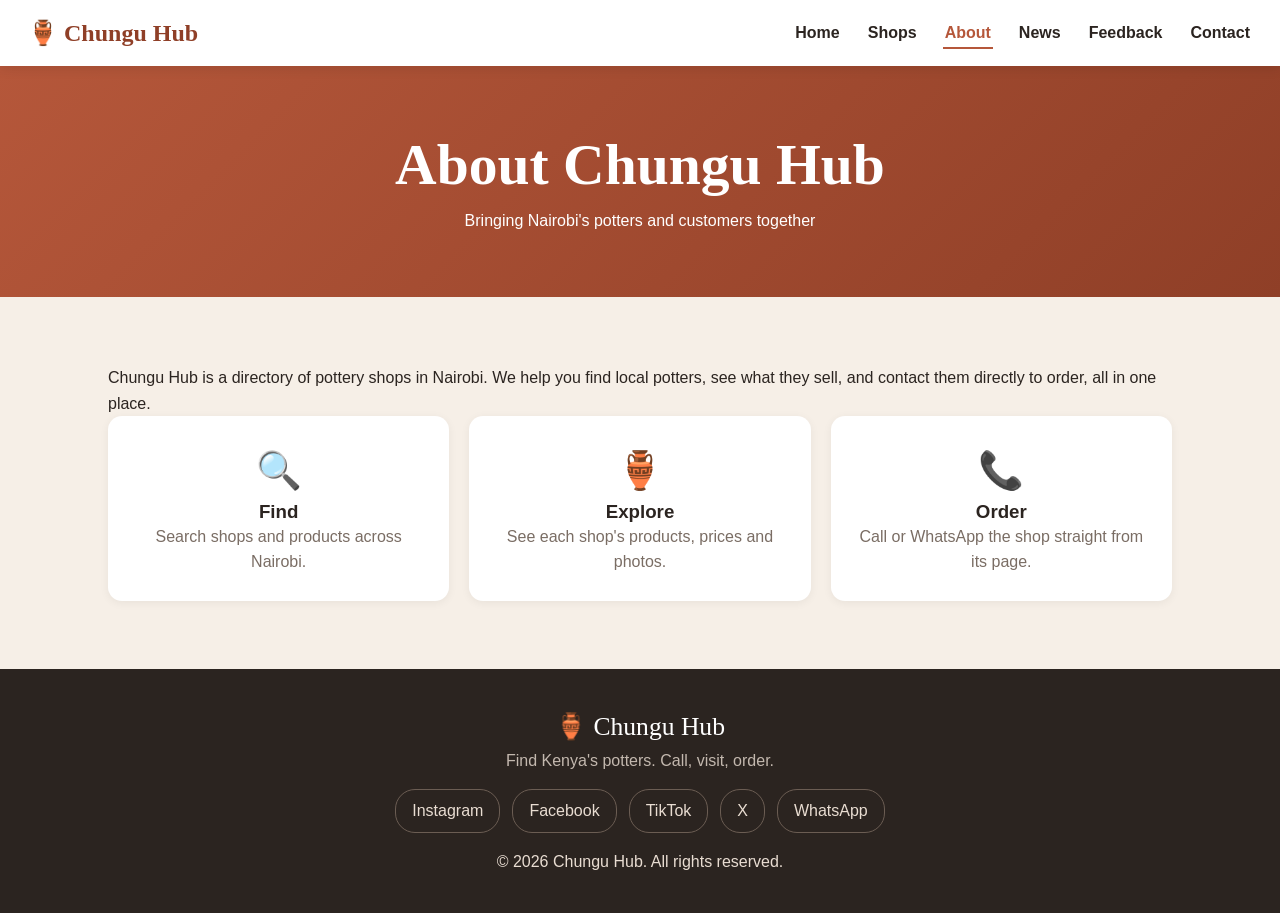
<file: about.html>
<!DOCTYPE html>
<html lang="en">
<head>
  <meta charset="UTF-8">
  <meta name="viewport" content="width=device-width, initial-scale=1.0">
  <title>About | Chungu Hub</title>
  <link rel="stylesheet" href="css/style.css">
</head>
<body>
  <div id="site-nav"></div>

  <header class="page-banner">
    <h1>About Chungu Hub</h1>
    <p>Bringing Nairobi's potters and customers together</p>
  </header>

  <section class="section">
    <div class="container">
      <p class="section-intro">
        Chungu Hub is a directory of pottery shops in Nairobi. We help you find local potters,
        see what they sell, and contact them directly to order, all in one place.
      </p>
      <div class="features">
        <div class="feature"><span>🔍</span><h3>Find</h3><p>Search shops and products across Nairobi.</p></div>
        <div class="feature"><span>🏺</span><h3>Explore</h3><p>See each shop's products, prices and photos.</p></div>
        <div class="feature"><span>📞</span><h3>Order</h3><p>Call or WhatsApp the shop straight from its page.</p></div>
      </div>
    </div>
  </section>

  <div id="site-footer"></div>
  <script src="js/layout.js"></script>
</body>
</html>
</file>
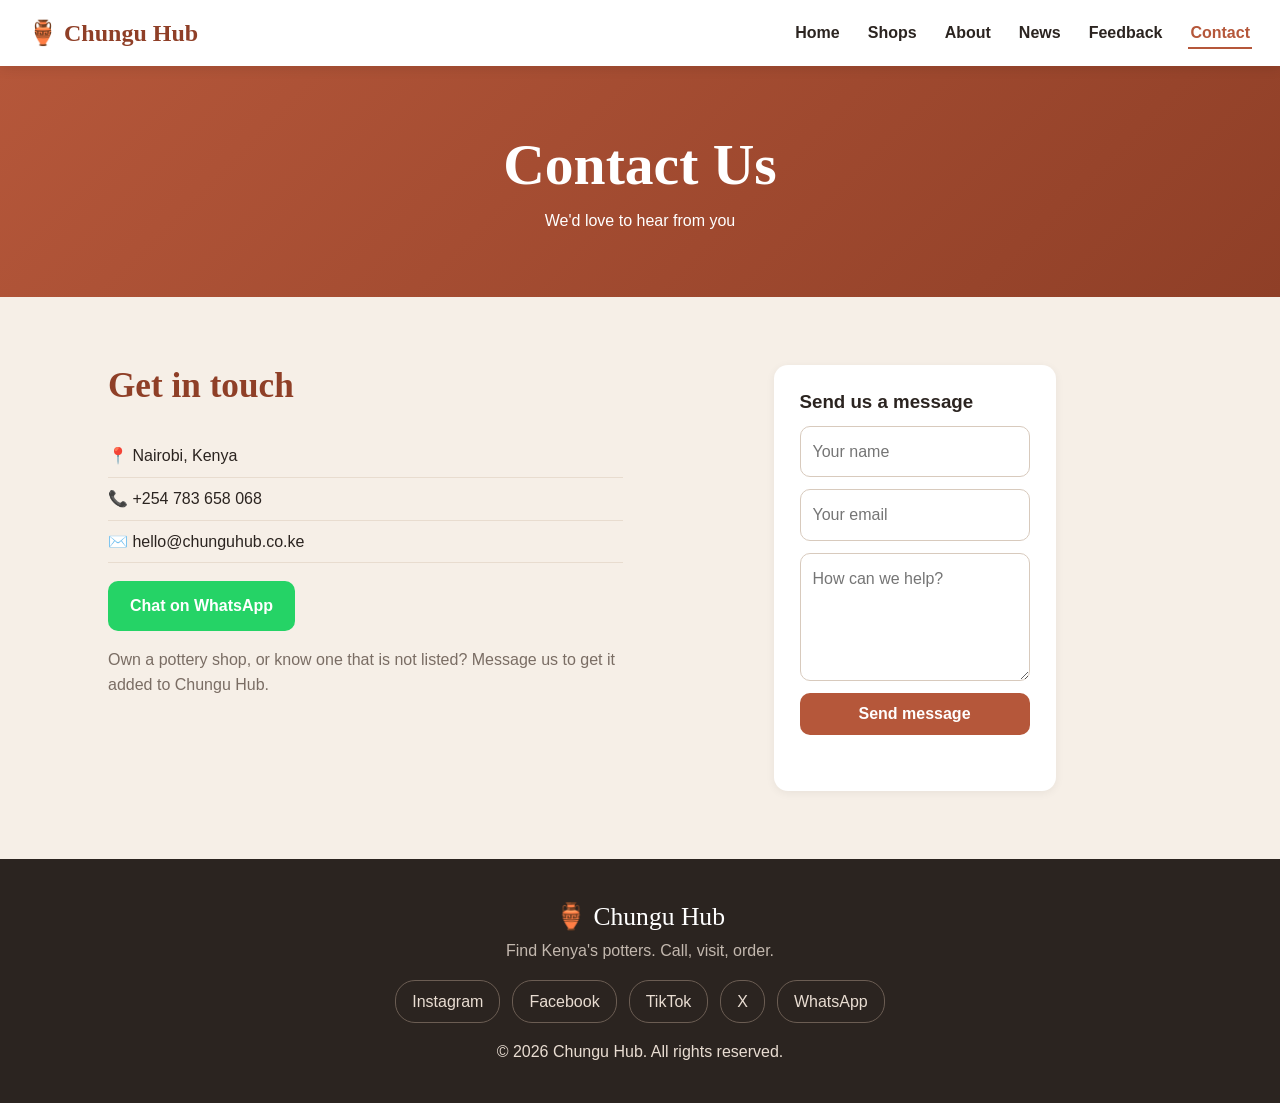
<file: contact.html>
<!DOCTYPE html>
<html lang="en">
<head>
  <meta charset="UTF-8">
  <meta name="viewport" content="width=device-width, initial-scale=1.0">
  <title>Contact | Chungu Hub</title>
  <link rel="stylesheet" href="css/style.css">
</head>
<body>
  <div id="site-nav"></div>

  <header class="page-banner">
    <h1>Contact Us</h1>
    <p>We'd love to hear from you</p>
  </header>

  <section class="section">
    <div class="container contact-wrap">
      <div>
        <h2 class="section-title left">Get in touch</h2>
        <ul class="info-list">
          <li>📍 Nairobi, Kenya</li>
          <li>📞 +254 783 658 068</li>
          <li>✉️ hello@chunguhub.co.ke</li>
        </ul>
        <a class="btn btn-whatsapp" target="_blank" rel="noopener" href="https://wa.me/254783658068?text=Hello%20Chungu%20Hub">Chat on WhatsApp</a>
        <p class="note">Own a pottery shop, or know one that is not listed? Message us to get it added to Chungu Hub.</p>
      </div>

      <form class="form ajax-form" action="https://formspree.io/f/moeedbvb" method="POST">
        <h3>Send us a message</h3>
        <input type="text" name="name" placeholder="Your name" required>
        <input type="email" name="email" placeholder="Your email" required>
        <textarea name="message" rows="4" placeholder="How can we help?" required></textarea>
        <button class="btn btn-call" type="submit">Send message</button>
        <p class="form-status"></p>
      </form>
    </div>
  </section>

  <div id="site-footer"></div>
  <script src="js/layout.js"></script>
  <script src="js/pages.js"></script>
</body>
</html>
</file>
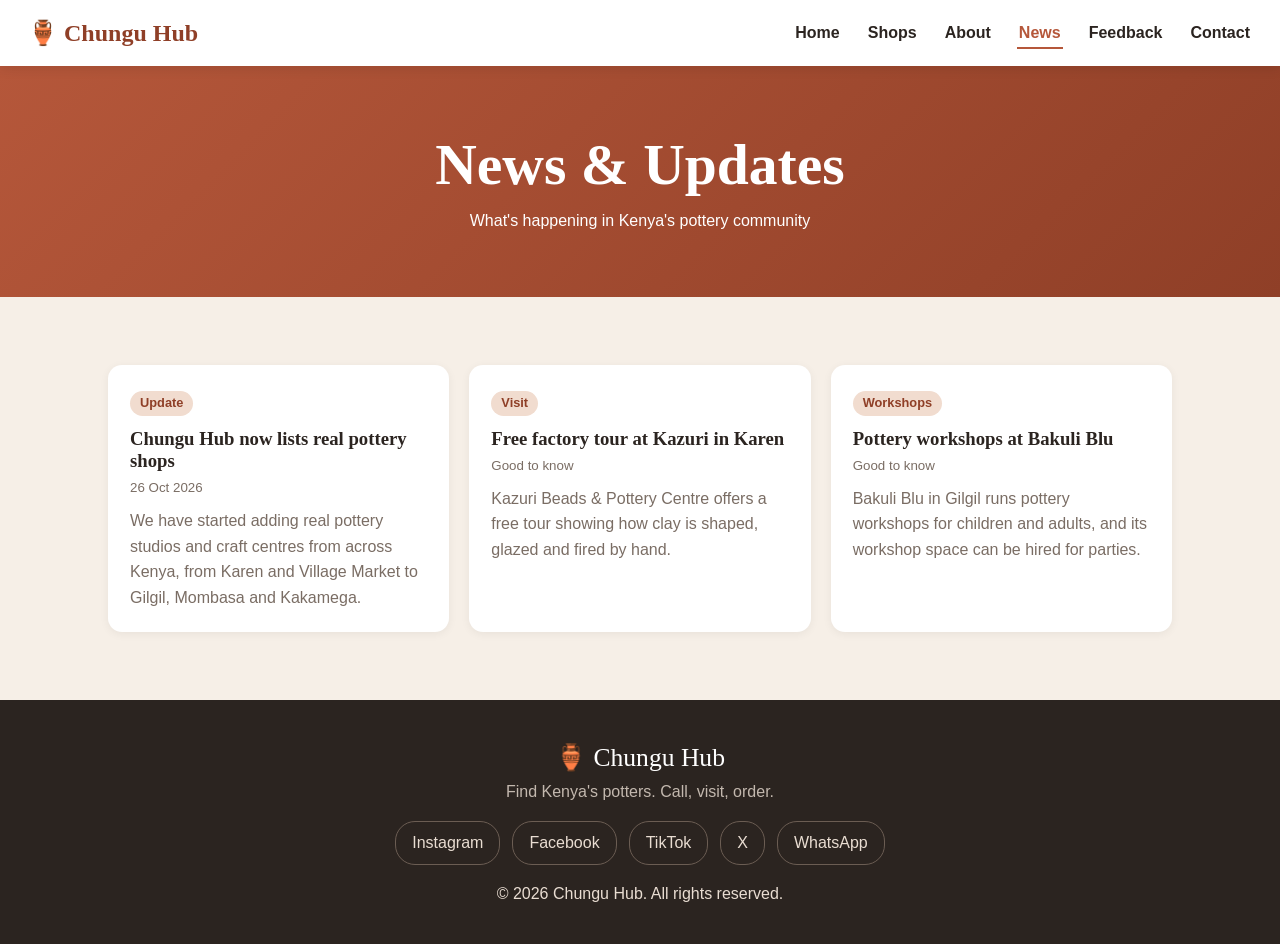
<file: news.html>
<!DOCTYPE html>
<html lang="en">
<head>
  <meta charset="UTF-8">
  <meta name="viewport" content="width=device-width, initial-scale=1.0">
  <title>News | Chungu Hub</title>
  <link rel="stylesheet" href="css/style.css">
</head>
<body>
  <div id="site-nav"></div>

  <header class="page-banner">
    <h1>News &amp; Updates</h1>
    <p>What's happening in Kenya's pottery community</p>
  </header>

  <section class="section">
    <div class="container">
      <div id="newsGrid" class="news-grid"></div>
    </div>
  </section>

  <div id="site-footer"></div>
  <script src="js/content.js"></script>
  <script src="js/layout.js"></script>
  <script src="js/pages.js"></script>
</body>
</html>
</file>
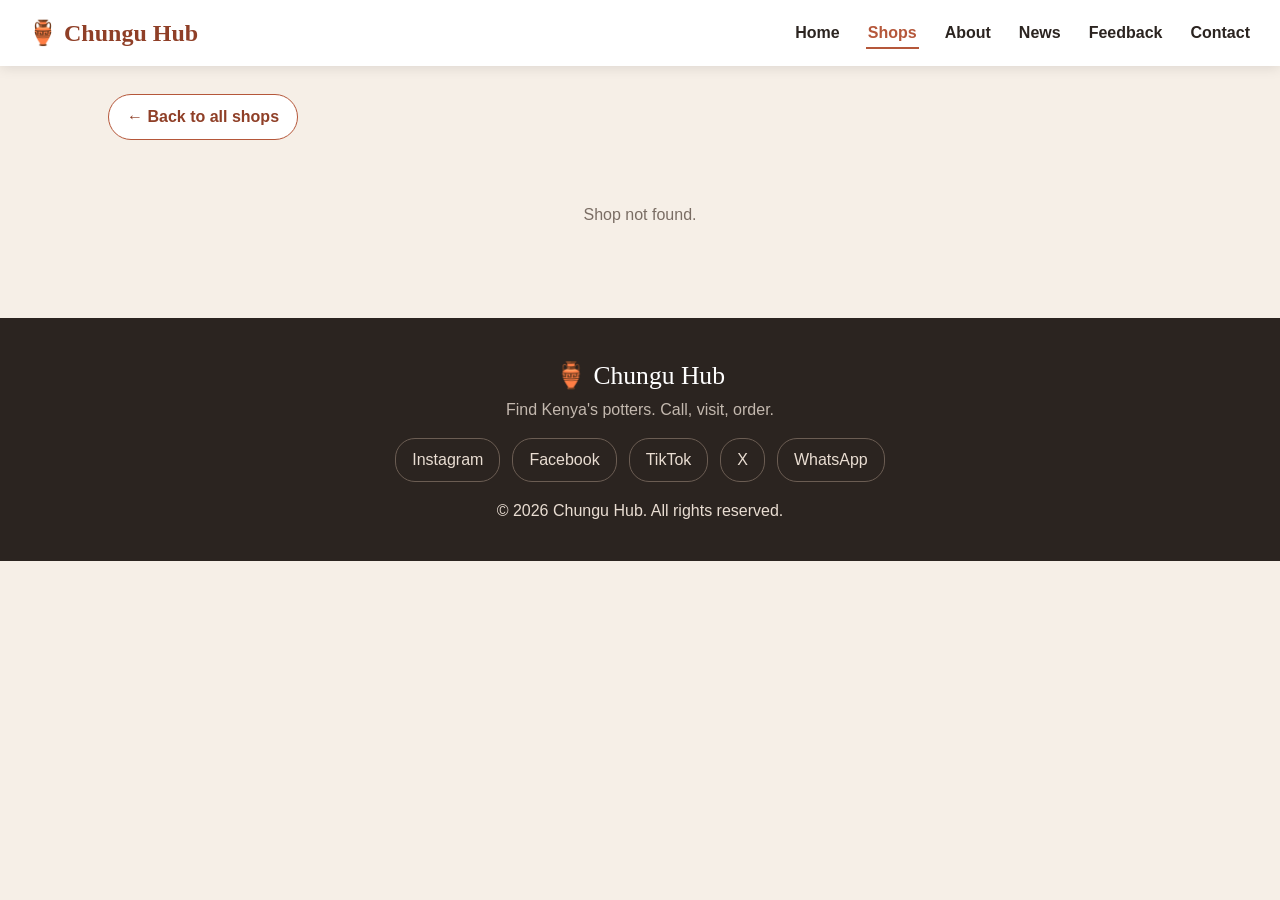
<file: shop.html>
<!DOCTYPE html>
<html lang="en">
<head>
  <meta charset="UTF-8">
  <meta name="viewport" content="width=device-width, initial-scale=1.0">
  <title>Shop | Chungu Hub</title>
  <link rel="stylesheet" href="css/style.css">
</head>
<body>
  <div id="site-nav"></div>

  <main class="container shop-page" id="shopDetail"></main>

  <div id="site-footer"></div>

  <script src="js/shops.js"></script>
  <script src="js/layout.js"></script>
  <script src="js/shop.js"></script>
</body>
</html>
</file>
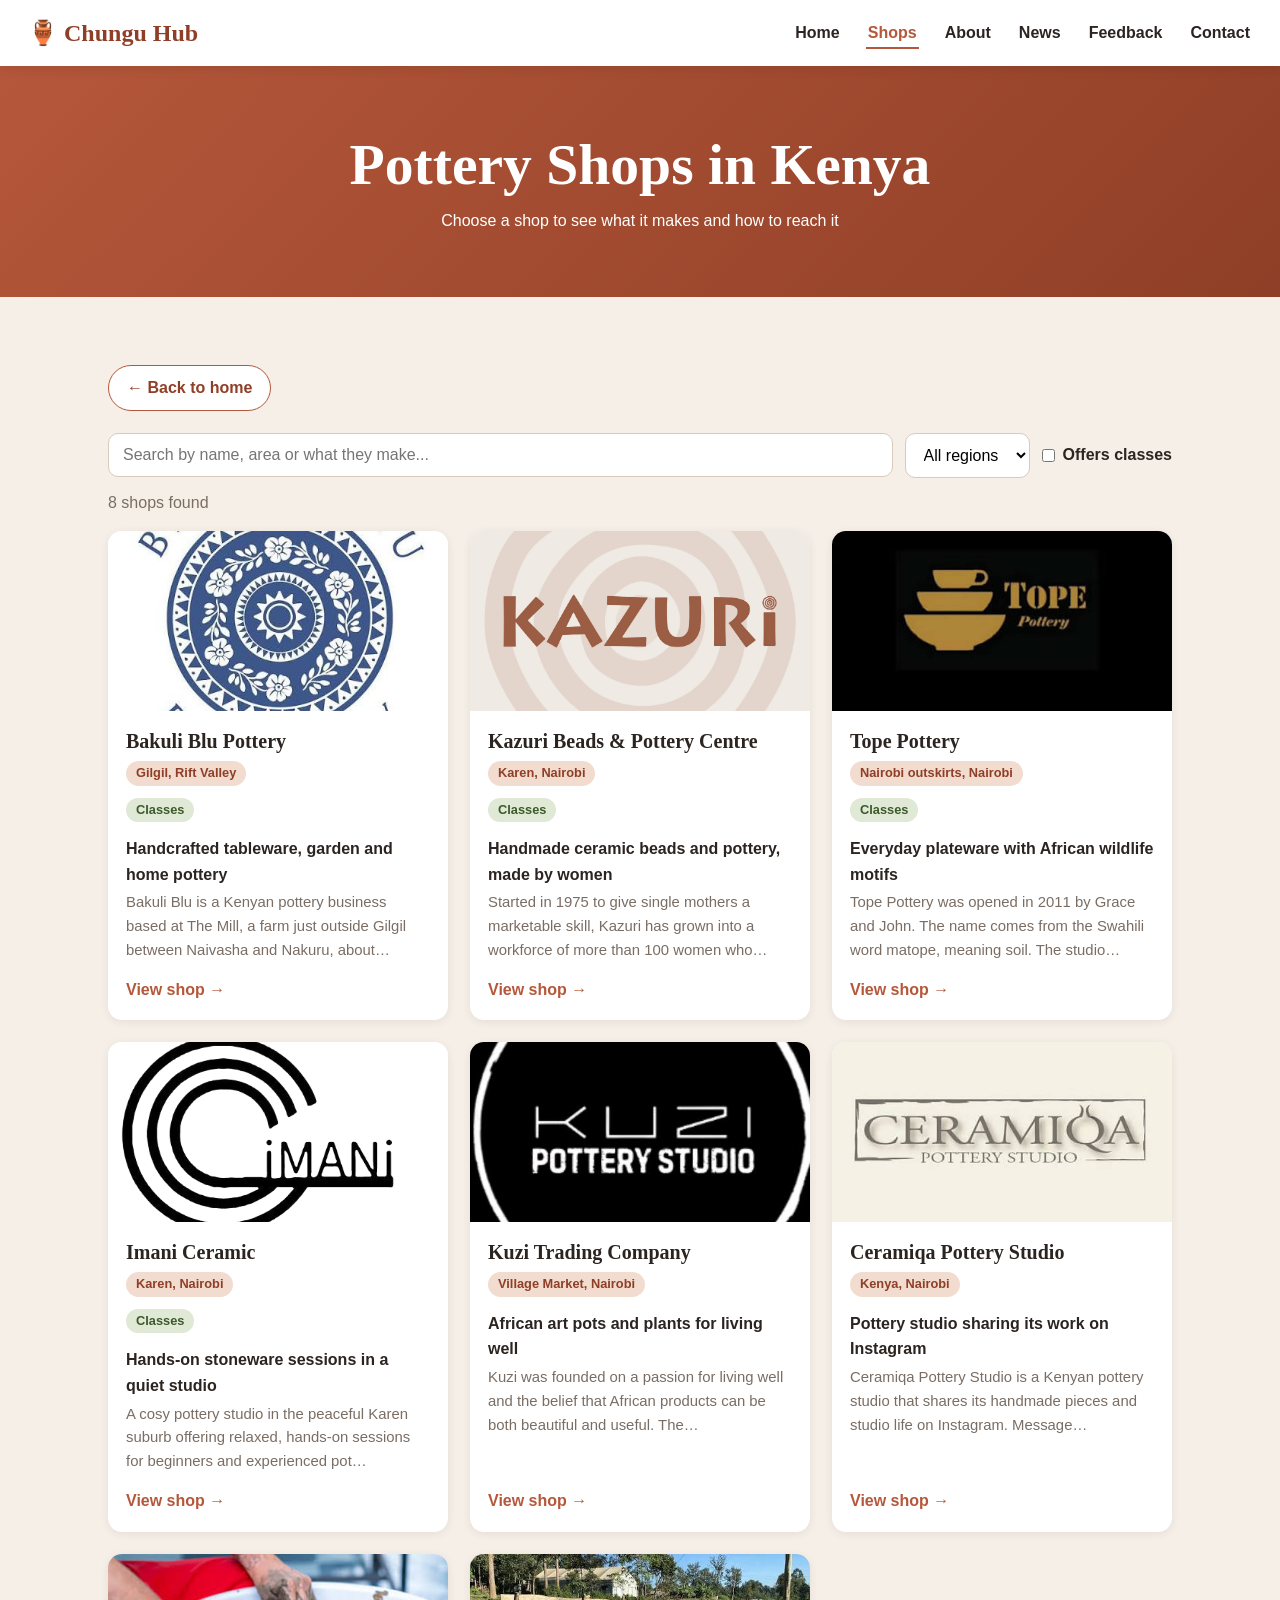
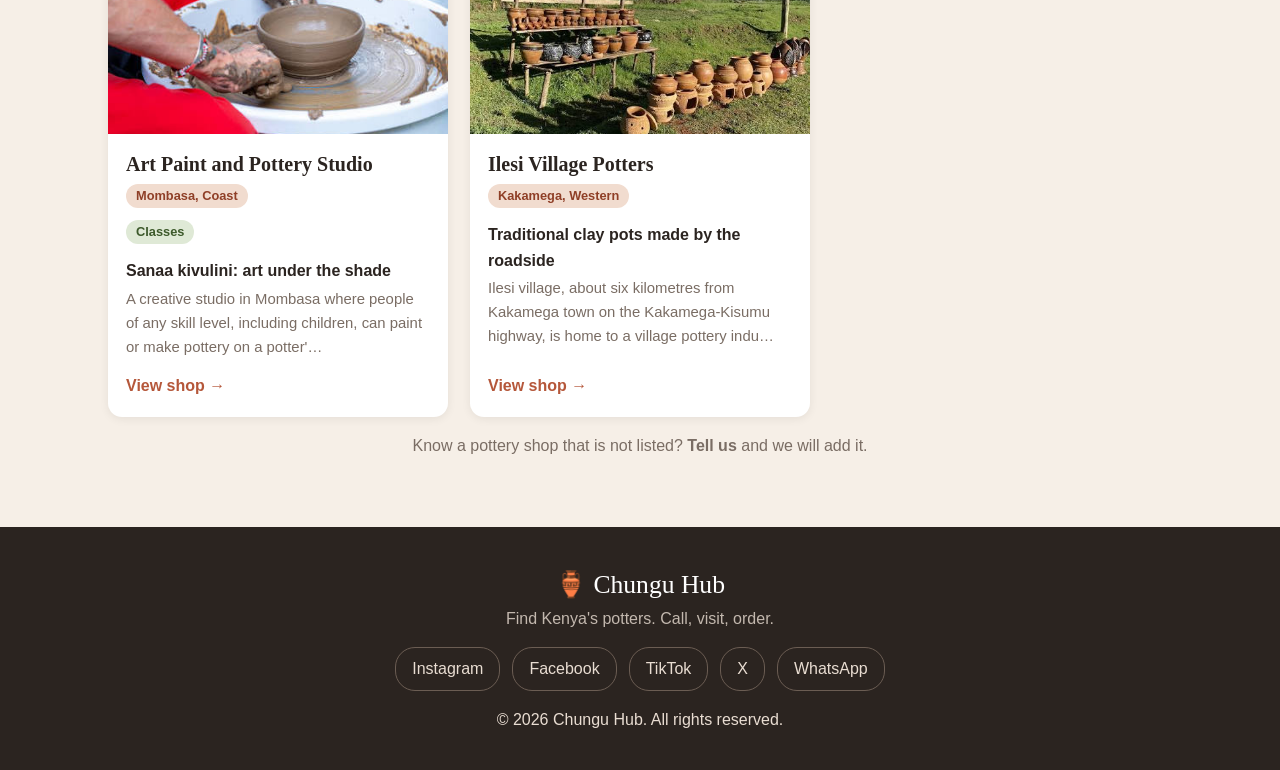
<file: shops.html>
<!DOCTYPE html>
<html lang="en">
<head>
  <meta charset="UTF-8">
  <meta name="viewport" content="width=device-width, initial-scale=1.0">
  <title>Shops | Chungu Hub</title>
  <link rel="stylesheet" href="css/style.css">
</head>
<body>
  <div id="site-nav"></div>

  <header class="page-banner">
    <h1>Pottery Shops in Kenya</h1>
    <p>Choose a shop to see what it makes and how to reach it</p>
  </header>

  <section class="section">
    <div class="container">
      <a class="back-btn" href="index.html">&larr; Back to home</a>

      <div class="filters">
        <input type="search" id="search" placeholder="Search by name, area or what they make...">
        <select id="regionFilter">
          <option value="">All regions</option>
        </select>
        <label class="check"><input type="checkbox" id="classesOnly"> Offers classes</label>
      </div>

      <p id="resultCount" class="result-count"></p>
      <div id="shopGrid" class="grid"></div>

      <p class="note center-note">
        Know a pottery shop that is not listed? <a href="contact.html"><strong>Tell us</strong></a> and we will add it.
      </p>
    </div>
  </section>

  <div id="site-footer"></div>

  <script src="js/shops.js"></script>
  <script src="js/layout.js"></script>
  <script src="js/main.js"></script>
</body>
</html>
</file>
<file: css/style.css>
:root {
  --clay: #b5573a;
  --clay-dark: #8f3f27;
  --clay-deep: #3b1a10;
  --sand: #f6efe7;
  --sand-2: #efe4d8;
  --ink: #2b2420;
  --muted: #7a6d64;
  --card: #ffffff;
  --radius: 14px;
  --serif: Georgia, "Times New Roman", serif;
}

* { box-sizing: border-box; margin: 0; padding: 0; }
html { scroll-behavior: smooth; }

body {
  font-family: "Segoe UI", Tahoma, sans-serif;
  background: var(--sand);
  color: var(--ink);
  line-height: 1.6;
}

a { color: inherit; text-decoration: none; }
h1, h2, h3 { line-height: 1.2; }
code { background: #f1dccf; padding: 1px 6px; border-radius: 6px; font-size: 0.9em; }

/* ---------- Navbar (pinned to the top) ---------- */
#site-nav { position: sticky; top: 0; z-index: 1000; }
.navbar {
  display: flex; align-items: center; justify-content: space-between;
  background: rgba(255,255,255,0.97); backdrop-filter: blur(6px);
  padding: 14px 28px;
  box-shadow: 0 2px 12px rgba(0,0,0,0.1);
}
.brand { font-family: var(--serif); font-size: 1.5rem; font-weight: 700; color: var(--clay-dark); }
.nav-links { display: flex; gap: 24px; list-style: none; }
.nav-links a { font-weight: 600; padding: 6px 2px; border-bottom: 2px solid transparent; }
.nav-links a:hover { color: var(--clay); }
.nav-links a.active { color: var(--clay); border-bottom-color: var(--clay); }
.nav-toggle { display: none; background: none; border: none; font-size: 1.8rem; cursor: pointer; }

/* ---------- Buttons ---------- */
.btn {
  display: inline-block;
  padding: 12px 22px; border-radius: 10px; border: none;
  font-weight: 600; font-size: 1rem; font-family: inherit; cursor: pointer;
  transition: transform 0.15s, opacity 0.15s;
}
.btn:hover { opacity: 0.92; transform: translateY(-1px); }
.btn-call { background: var(--clay); color: #fff; }
.btn-whatsapp { background: #25d366; color: #fff; }
.btn-outline { background: #fff; border: 1px solid var(--clay); color: var(--clay-dark); }
.btn-light { background: #fff; color: var(--clay-dark); }
.btn-ghost { background: transparent; border: 2px solid #fff; color: #fff; padding: 10px 20px; }
.btn-google { background: #fff; border: 1px solid #d8cabd; color: var(--ink); width: 100%; }

/* ---------- Hero slider ---------- */
.hero { position: relative; height: 620px; overflow: hidden; background: var(--clay-deep); }
.slides, .slide { height: 100%; }
.slide {
  position: absolute; inset: 0; opacity: 0; transition: opacity 0.9s ease;
  display: flex; align-items: center; justify-content: center; text-align: center;
  color: #fff; padding: 20px; overflow: hidden;
}
.slide::before {
  content: ""; position: absolute; inset: 0;
  background-image: linear-gradient(rgba(20,8,4,0.35), rgba(20,8,4,0.6)), var(--bg), var(--fallback);
  background-size: cover; background-position: center;
}
.slide.active { opacity: 1; z-index: 1; }
.slide.active::before { animation: zoom 10s ease-out forwards; }
@keyframes zoom { from { transform: scale(1); } to { transform: scale(1.1); } }
.slide-text { position: relative; max-width: 820px; animation: rise 0.9s ease both; }
.slide.active .slide-text { animation: rise 0.9s ease both; }
@keyframes rise { from { opacity: 0; transform: translateY(24px); } to { opacity: 1; transform: none; } }
.kicker {
  display: inline-block; letter-spacing: 3px; text-transform: uppercase; font-size: 0.85rem;
  border: 1px solid rgba(255,255,255,0.7); padding: 6px 14px; border-radius: 30px; margin-bottom: 18px;
}
.slide-text h1, .slide-text h2 {
  font-family: var(--serif); font-size: clamp(3rem, 10vw, 6.5rem);
  margin-bottom: 14px; text-shadow: 0 4px 20px rgba(0,0,0,0.4);
}
.slide-text h2 { font-size: clamp(2.4rem, 8vw, 5rem); }
.slide-text p { font-size: clamp(1.05rem, 2.4vw, 1.4rem); margin-bottom: 26px; }
.hero-btns { display: flex; gap: 12px; justify-content: center; flex-wrap: wrap; }

.arrow {
  position: absolute; top: 50%; transform: translateY(-50%); z-index: 5;
  background: rgba(0,0,0,0.35); color: #fff; border: none;
  width: 48px; height: 48px; border-radius: 50%; font-size: 1.2rem; cursor: pointer;
}
.arrow.prev { left: 16px; } .arrow.next { right: 16px; }
.arrow:hover { background: rgba(0,0,0,0.6); }
.dots { position: absolute; bottom: 20px; left: 0; right: 0; z-index: 5; display: flex; justify-content: center; gap: 10px; }
.dots button { width: 12px; height: 12px; border-radius: 50%; border: none; background: rgba(255,255,255,0.5); cursor: pointer; transition: width 0.3s; }
.dots button.active { background: #fff; width: 32px; border-radius: 8px; }

/* ---------- Stats ---------- */
.stats {
  display: grid; grid-template-columns: repeat(auto-fit, minmax(150px, 1fr));
  background: var(--clay-dark); color: #fff; text-align: center;
}
.stat { padding: 26px 12px; border-right: 1px solid rgba(255,255,255,0.15); }
.stat:last-child { border-right: none; }
.stat strong { display: block; font-family: var(--serif); font-size: 2.2rem; }
.stat span { opacity: 0.85; font-size: 0.95rem; }

/* ---------- Layout ---------- */
.container { max-width: 1100px; margin: 0 auto; padding: 0 18px; }
.section { padding: 68px 0; }
.section.alt { background: var(--sand-2); }
.section-title { text-align: center; font-family: var(--serif); font-size: 2.2rem; margin-bottom: 28px; color: var(--clay-dark); }
.section-title.left { text-align: left; }
.eyebrow { display: block; text-transform: uppercase; letter-spacing: 2px; font-size: 0.8rem; color: var(--clay); font-weight: 700; margin-bottom: 8px; }
.eyebrow.center { text-align: center; }
.display { font-family: var(--serif); font-size: clamp(1.8rem, 4vw, 2.6rem); color: var(--clay-dark); margin-bottom: 16px; }
.split { display: grid; grid-template-columns: 1fr 1fr; gap: 44px; align-items: center; }
.split p { margin-bottom: 14px; color: #4a3f39; }
.split .btn { margin-top: 8px; }
.split.reverse > :first-child { order: 0; }

/* Image boxes: real photo on top, colour fallback underneath */
.img-box {
  border-radius: var(--radius); min-height: 280px;
  background-image: var(--img), var(--fallback, linear-gradient(135deg,#d98b6a,#b5573a));
  background-size: cover; background-position: center;
  display: flex; align-items: center; justify-content: center;
  font-size: 5rem; box-shadow: 0 10px 30px rgba(59,26,16,0.2);
}
.img-box.tall { min-height: 380px; }

/* Categories */
.tiles { display: grid; grid-template-columns: repeat(auto-fit, minmax(220px, 1fr)); gap: 18px; }
.tile {
  position: relative; border-radius: var(--radius); overflow: hidden; color: #fff;
  min-height: 220px; padding: 22px; display: flex; flex-direction: column; justify-content: flex-end;
  background-image: linear-gradient(transparent 20%, rgba(20,8,4,0.7)), var(--img), var(--fallback);
  background-size: cover; background-position: center;
  transition: transform 0.2s, box-shadow 0.2s;
}
.tile:hover { transform: translateY(-5px); box-shadow: 0 12px 26px rgba(0,0,0,0.25); }
.tile-icon { font-size: 2rem; margin-bottom: auto; }
.tile h3 { font-family: var(--serif); font-size: 1.3rem; }
.tile p { opacity: 0.9; font-size: 0.95rem; }

/* Steps */
.steps { display: grid; grid-template-columns: repeat(auto-fit, minmax(240px, 1fr)); gap: 22px; }
.step { background: #fff; border-radius: var(--radius); padding: 28px 24px; text-align: center; box-shadow: 0 2px 12px rgba(0,0,0,0.06); }
.step b { display: inline-flex; width: 46px; height: 46px; border-radius: 50%; background: var(--clay); color: #fff; align-items: center; justify-content: center; font-size: 1.3rem; margin-bottom: 12px; }
.step p { color: var(--muted); }

/* Quote banner */
.quote-banner {
  padding: 100px 20px; text-align: center; color: #fff;
  background-image: linear-gradient(rgba(20,8,4,0.55), rgba(20,8,4,0.7)), var(--img), var(--fallback);
  background-size: cover; background-position: center; background-attachment: fixed;
}
.quote-banner blockquote { max-width: 780px; margin: 0 auto; font-family: var(--serif); font-size: clamp(1.5rem, 4vw, 2.3rem); font-style: italic; }

.cta { text-align: center; max-width: 640px; }
.cta p { color: var(--muted); margin-bottom: 20px; }

/* ---------- Page banner & back buttons ---------- */
.page-banner {
  background: linear-gradient(135deg, var(--clay), var(--clay-dark));
  color: #fff; text-align: center; padding: 64px 20px;
}
.page-banner.banner-img {
  background-image: linear-gradient(rgba(20,8,4,0.5), rgba(20,8,4,0.6)), var(--img), var(--fallback);
  background-size: cover; background-position: center;
}
.page-banner h1 { font-family: var(--serif); font-size: clamp(2.2rem, 6vw, 3.6rem); margin-bottom: 8px; }

.back-btn {
  display: inline-flex; align-items: center; gap: 6px;
  background: #fff; border: 1px solid var(--clay); color: var(--clay-dark);
  padding: 9px 18px; border-radius: 30px; font-weight: 600; margin-bottom: 22px;
  transition: background 0.15s, color 0.15s;
}
.back-btn:hover { background: var(--clay); color: #fff; }
.back-btn.bottom { margin: 30px 0 0; }

/* ---------- Shops list ---------- */
.filters { display: flex; gap: 12px; flex-wrap: wrap; align-items: center; margin-bottom: 12px; }
.filters input[type="search"], .filters select {
  padding: 12px 14px; border: 1px solid #d8cabd; border-radius: 10px; font-size: 1rem; background: #fff; font-family: inherit;
}
.filters input[type="search"] { flex: 1; min-width: 240px; }
.check { display: flex; align-items: center; gap: 8px; font-weight: 600; cursor: pointer; }
.result-count { color: var(--muted); margin-bottom: 16px; }

.grid { display: grid; grid-template-columns: repeat(auto-fill, minmax(300px, 1fr)); gap: 22px; }
.card {
  background: var(--card); border-radius: var(--radius); overflow: hidden;
  box-shadow: 0 2px 10px rgba(0,0,0,0.07); transition: transform 0.15s, box-shadow 0.15s;
  display: flex; flex-direction: column;
}
.card:hover { transform: translateY(-5px); box-shadow: 0 10px 24px rgba(0,0,0,0.14); }
.card-img, .detail-img, .product-img {
  background-image: var(--img), linear-gradient(135deg, #d98b6a, #b5573a);
  background-size: cover; background-position: center;
  display: flex; align-items: center; justify-content: center; font-size: 3.5rem;
}
.card-img { height: 180px; }
.card-body { padding: 18px; display: flex; flex-direction: column; gap: 4px; flex: 1; }
.card-body h3 { font-family: var(--serif); font-size: 1.25rem; }
.area-tag {
  display: inline-block; background: #f1dccf; color: var(--clay-dark);
  font-size: 0.8rem; padding: 2px 10px; border-radius: 20px; margin: 4px 6px 4px 0; font-weight: 600;
}
.area-tag.alt-tag { background: #dfe9d6; color: #3d5a2b; }
.card-body .area-tag { align-self: flex-start; }
.card-body .tagline { margin-top: 6px; }
.tagline { font-weight: 600; color: var(--ink); }
.blurb { color: var(--muted); font-size: 0.93rem; }
.more { margin-top: auto; padding-top: 10px; color: var(--clay); font-weight: 700; }
.empty { text-align: center; padding: 40px 0; color: var(--muted); grid-column: 1 / -1; }
.center-note { text-align: center; margin-top: 36px; }

/* ---------- Single shop page ---------- */
.shop-page { padding-top: 28px; padding-bottom: 50px; }
.detail-img { height: 340px; border-radius: var(--radius); font-size: 6rem; margin-bottom: 22px; }
.detail h2 { font-family: var(--serif); font-size: 2.2rem; margin-bottom: 6px; color: var(--clay-dark); }
.detail h3 { font-family: var(--serif); color: var(--clay-dark); margin: 22px 0 10px; font-size: 1.3rem; }
.lead { font-size: 1.15rem; font-weight: 600; margin-top: 8px; }
.detail-cols { display: grid; grid-template-columns: 1.4fr 1fr; gap: 36px; }
.desc { color: #4a3f39; }
.chips { display: flex; flex-wrap: wrap; gap: 8px; }
.chip { background: #fff; border: 1px solid #e3d3c3; border-radius: 20px; padding: 5px 14px; font-size: 0.92rem; }
.note-box { background: #fff7e6; border-left: 4px solid #e0a63b; padding: 12px 14px; border-radius: 8px; margin-top: 18px; font-size: 0.93rem; }
.info-list { list-style: none; margin-bottom: 18px; }
.info-list li { padding: 8px 0; border-bottom: 1px solid #e8dccf; }
.actions { display: flex; gap: 10px; flex-wrap: wrap; }
.map { width: 100%; height: 360px; border: 0; border-radius: var(--radius); box-shadow: 0 2px 10px rgba(0,0,0,0.1); }
.product-list { display: grid; grid-template-columns: repeat(auto-fill, minmax(200px, 1fr)); gap: 14px; }
.product { background: #fff; border-radius: 12px; overflow: hidden; box-shadow: 0 2px 8px rgba(0,0,0,0.06); }
.product-img { height: 160px; font-size: 3rem; }
.product-body { padding: 14px; }
.price { color: var(--clay-dark); font-weight: 700; }

/* ---------- About / features / news ---------- */
.features { display: grid; grid-template-columns: repeat(auto-fit, minmax(220px, 1fr)); gap: 20px; }
.feature { background: #fff; border-radius: var(--radius); padding: 26px; text-align: center; box-shadow: 0 2px 10px rgba(0,0,0,0.06); }
.feature span { font-size: 2.3rem; }
.feature p { color: var(--muted); }

.news-grid { display: grid; grid-template-columns: repeat(auto-fill, minmax(280px, 1fr)); gap: 20px; }
.news-card { background: #fff; border-radius: var(--radius); padding: 22px; box-shadow: 0 2px 10px rgba(0,0,0,0.06); }
.news-card h3 { margin: 8px 0 2px; font-family: var(--serif); }
.news-card small { color: var(--muted); }
.news-card p { margin-top: 8px; color: var(--muted); }

/* ---------- Forms / contact ---------- */
.form { background: #fff; border-radius: var(--radius); padding: 26px; max-width: 560px; margin: 0 auto; display: flex; flex-direction: column; gap: 12px; box-shadow: 0 2px 10px rgba(0,0,0,0.06); }
.form input, .form select, .form textarea { padding: 12px; border: 1px solid #d8cabd; border-radius: 10px; font: inherit; }
.form-status { color: var(--clay-dark); font-size: 0.95rem; min-height: 1.2em; }
.contact-wrap { display: grid; grid-template-columns: repeat(auto-fit, minmax(280px, 1fr)); gap: 34px; align-items: start; }
.note { margin-top: 16px; color: var(--muted); }

/* ---------- Feedback & login ---------- */
.feedback-wrap { display: grid; grid-template-columns: 1.5fr 1fr; gap: 34px; align-items: start; }
.comments { display: flex; flex-direction: column; gap: 14px; }
.comment { background: #fff; border-radius: var(--radius); padding: 18px 20px; box-shadow: 0 2px 10px rgba(0,0,0,0.06); border-left: 5px solid var(--clay); }
.comment-head { display: flex; align-items: center; gap: 12px; margin-bottom: 8px; }
.avatar { width: 40px; height: 40px; border-radius: 50%; background: var(--clay); color: #fff; display: inline-flex; align-items: center; justify-content: center; font-weight: 700; flex-shrink: 0; }
.who { display: flex; flex-direction: column; flex: 1; line-height: 1.3; }
.who small { color: var(--muted); }
.stars { color: #e0a63b; letter-spacing: 2px; white-space: nowrap; }
.comment-text { color: #4a3f39; white-space: pre-wrap; word-break: break-word; }

.panel { background: #fff; border-radius: var(--radius); padding: 24px; box-shadow: 0 2px 14px rgba(0,0,0,0.08); position: sticky; top: 90px; }
.panel h3 { font-family: var(--serif); margin-bottom: 6px; color: var(--clay-dark); }
.panel-sub { color: var(--muted); font-size: 0.93rem; margin-bottom: 14px; }
.auth-form { display: flex; flex-direction: column; gap: 10px; }
.auth-form input, .auth-form select, .auth-form textarea { padding: 11px; border: 1px solid #d8cabd; border-radius: 10px; font: inherit; }
.or { text-align: center; margin: 14px 0; color: var(--muted); position: relative; }
.or::before { content: ""; position: absolute; left: 0; right: 0; top: 50%; border-top: 1px solid #e3d3c3; }
.or span { background: #fff; position: relative; padding: 0 10px; }
.panel-links { display: flex; justify-content: space-between; flex-wrap: wrap; gap: 8px; margin-top: 8px; }
.link-btn { background: none; border: none; color: var(--clay-dark); text-decoration: underline; cursor: pointer; font: inherit; font-size: 0.9rem; padding: 0; margin-top: 8px; }
.who-row { display: flex; align-items: center; gap: 12px; margin-bottom: 14px; padding-bottom: 14px; border-bottom: 1px solid #eadfd3; }
.who-row > div { flex: 1; display: flex; flex-direction: column; line-height: 1.3; }
.who-row small { color: var(--muted); }
.who-row .link-btn { margin: 0; }

/* ---------- Footer ---------- */
.site-footer { background: var(--ink); color: #e9ddd2; text-align: center; padding: 38px 18px; }
.footer-brand { font-family: var(--serif); font-size: 1.6rem; color: #fff; }
.footer-tag { margin-bottom: 16px; opacity: 0.8; }
.socials { display: flex; justify-content: center; flex-wrap: wrap; gap: 12px; margin-bottom: 16px; }
.socials a { padding: 8px 16px; border: 1px solid #6b5d53; border-radius: 20px; }
.socials a:hover { background: var(--clay); border-color: var(--clay); }

/* ---------- Mobile ---------- */
@media (max-width: 800px) {
  .nav-toggle { display: block; }
  .nav-links {
    display: none; position: absolute; top: 100%; left: 0; right: 0;
    background: #fff; flex-direction: column; gap: 0; padding: 8px 24px 16px;
    box-shadow: 0 8px 12px rgba(0,0,0,0.1);
  }
  .nav-links.open { display: flex; }
  .nav-links a { display: block; padding: 10px 0; border-bottom: none; }
  .hero { height: 520px; }
  .split, .detail-cols, .feedback-wrap { grid-template-columns: 1fr; }
  .split.reverse > :first-child { order: 2; }
  .img-box.tall { min-height: 260px; }
  .panel { position: static; }
  .quote-banner { background-attachment: scroll; }
  .detail-img { height: 240px; }
  .stat { border-right: none; border-bottom: 1px solid rgba(255,255,255,0.15); }
}
/* Hide the 🏺 placeholder once a real photo has loaded */
.has-photo > span { display: none; }
</file>
